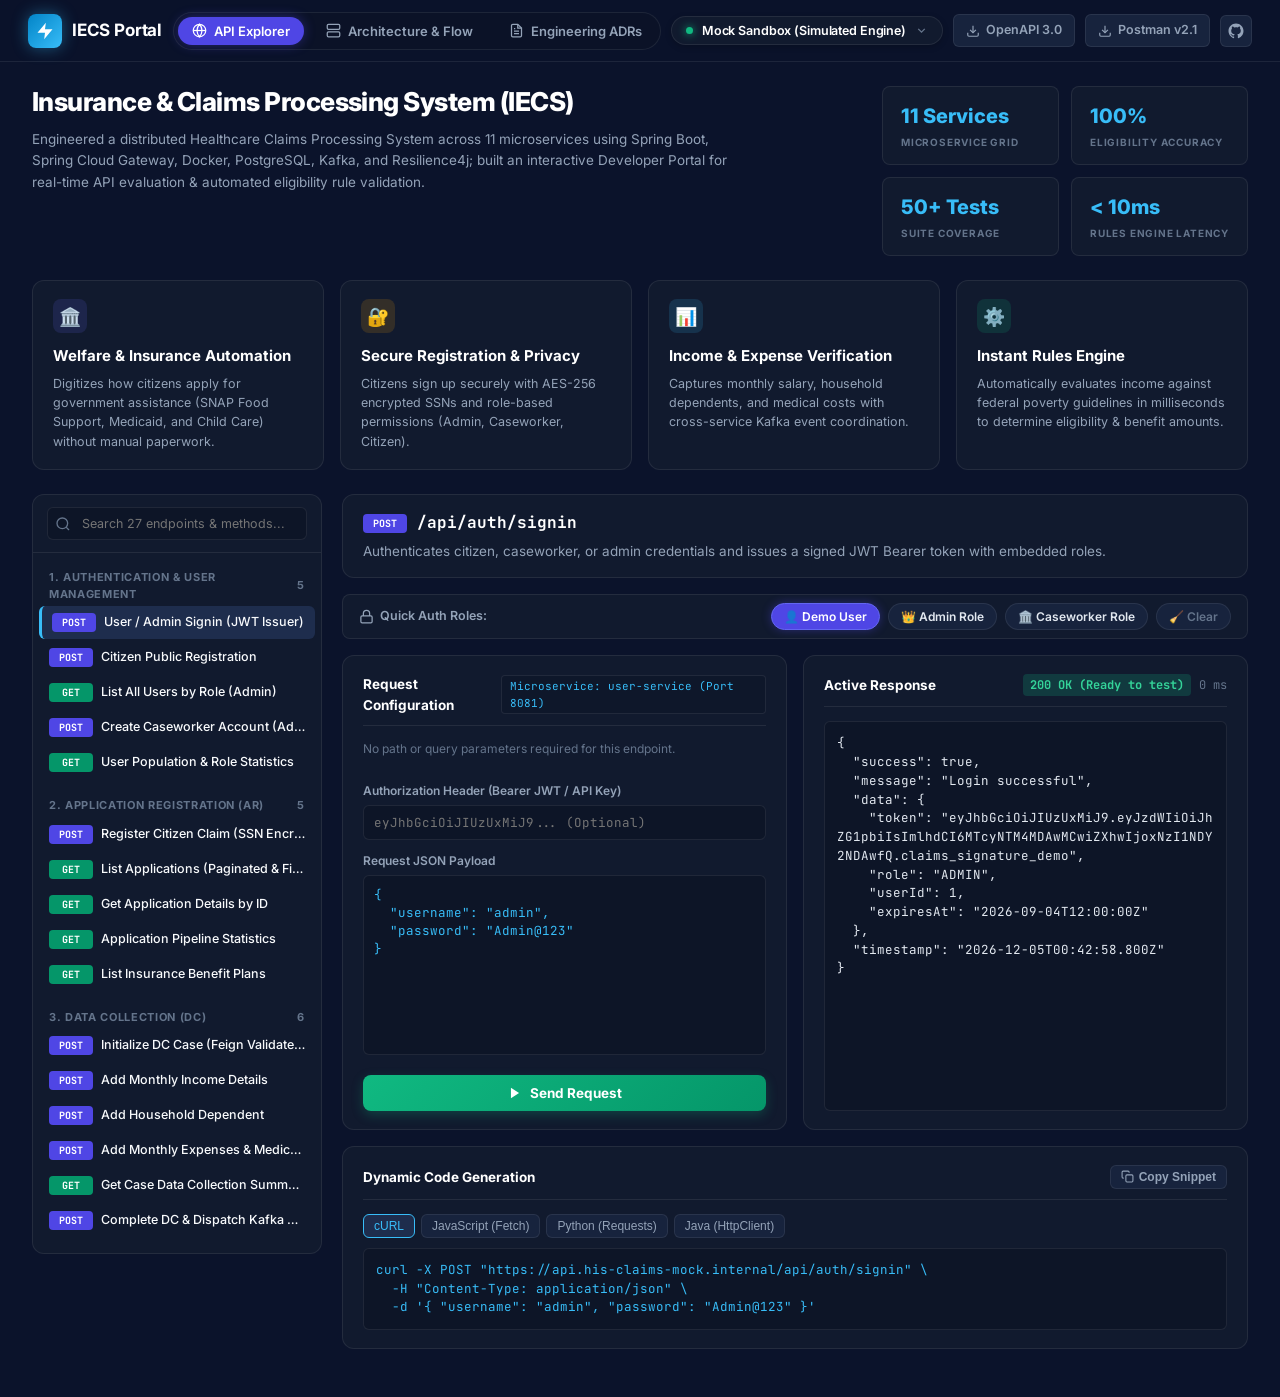
<file: docs/developer-portal/index.html>
<!DOCTYPE html>
<html lang="en">

<head>
  <meta charset="UTF-8">
  <meta name="viewport" content="width=device-width, initial-scale=1.0">
  <title>IECS - Distributed Healthcare & Claims Processing Platform</title>
  <link rel="preconnect" href="https://fonts.googleapis.com">
  <link rel="preconnect" href="https://fonts.gstatic.com" crossorigin>
  <link
    href="https://fonts.googleapis.com/css2?family=Inter:wght@400;500;600;700;800&family=JetBrains+Mono:wght@400;500;600;700&display=swap"
    rel="stylesheet">
  <link rel="stylesheet" href="styles.css">
</head>

<body>

  <!-- Header / Top Bar (Matching Reference Layout) -->
  <header class="top-bar">
    <div class="logo-group">
      <div class="logo-badge">
        <svg width="20" height="20" viewBox="0 0 24 24" fill="currentColor">
          <path d="M13 2L3 14h9l-1 8 10-12h-9l1-8z" />
        </svg>
      </div>
      <div class="title-group">
        <h1>IECS Portal</h1>
      </div>
    </div>

    <!-- Center Navigation Tabs -->
    <nav class="header-nav-tabs">
      <button class="nav-tab active" data-target="view-console">
        <svg width="15" height="15" viewBox="0 0 24 24" fill="none" stroke="currentColor" stroke-width="2">
          <circle cx="12" cy="12" r="10"></circle>
          <line x1="2" y1="12" x2="22" y2="12"></line>
          <path d="M12 2a15.3 15.3 0 0 1 4 10 15.3 15.3 0 0 1-4 10 15.3 15.3 0 0 1-4-10 15.3 15.3 0 0 1 4-10z"></path>
        </svg>
        <span>API Explorer</span>
      </button>
      <button class="nav-tab" data-target="view-arch">
        <svg width="15" height="15" viewBox="0 0 24 24" fill="none" stroke="currentColor" stroke-width="2">
          <rect x="2" y="2" width="20" height="8" rx="2" ry="2"></rect>
          <rect x="2" y="14" width="20" height="8" rx="2" ry="2"></rect>
          <line x1="6" y1="6" x2="6.01" y2="6"></line>
          <line x1="6" y1="18" x2="6.01" y2="18"></line>
        </svg>
        <span>Architecture & Flow</span>
      </button>
      <button class="nav-tab" data-target="view-adrs">
        <svg width="15" height="15" viewBox="0 0 24 24" fill="none" stroke="currentColor" stroke-width="2">
          <path d="M14 2H6a2 2 0 0 0-2 2v16a2 2 0 0 0 2 2h12a2 2 0 0 0 2-2V8z"></path>
          <polyline points="14 2 14 8 20 8"></polyline>
          <line x1="16" y1="13" x2="8" y2="13"></line>
          <line x1="16" y1="17" x2="8" y2="17"></line>
          <polyline points="10 9 9 9 8 9"></polyline>
        </svg>
        <span>Engineering ADRs</span>
      </button>
    </nav>

    <!-- Right Actions -->
    <div class="top-actions">
      <!-- Custom Environment Dropdown -->
      <div class="custom-env-dropdown" id="custom-env-dropdown">
        <select id="env-select" style="display: none;">
          <option value="mock" selected>Mock Sandbox (Simulated Engine)</option>
          <option value="live">Live Gateway (http://localhost:8080)</option>
          <option value="render">Production Cloud (Render)</option>
        </select>

        <button type="button" class="env-dropdown-trigger" id="env-dropdown-trigger" aria-haspopup="listbox" aria-expanded="false">
          <span class="status-dot-pulse" id="env-status-dot"></span>
          <span class="env-selected-label" id="env-selected-label">Mock Sandbox (Simulated Engine)</span>
          <svg class="dropdown-chevron-icon" width="13" height="13" viewBox="0 0 24 24" fill="none" stroke="currentColor" stroke-width="2.5">
            <polyline points="6 9 12 15 18 9"></polyline>
          </svg>
        </button>

        <div class="env-dropdown-menu" id="env-dropdown-menu" role="listbox">
          <div class="env-dropdown-item active" data-value="mock" role="option" aria-selected="true">
            <div class="env-item-left">
              <span class="env-item-dot dot-mock"></span>
              <div>
                <div class="env-item-title">Mock Sandbox</div>
                <div class="env-item-desc">Simulated In-Memory Engine</div>
              </div>
            </div>
            <svg class="env-check-icon" width="14" height="14" viewBox="0 0 24 24" fill="none" stroke="currentColor" stroke-width="2.5">
              <polyline points="20 6 9 17 4 12"></polyline>
            </svg>
          </div>

          <div class="env-dropdown-item" data-value="live" role="option" aria-selected="false">
            <div class="env-item-left">
              <span class="env-item-dot dot-live"></span>
              <div>
                <div class="env-item-title">Live Gateway</div>
                <div class="env-item-desc">http://localhost:8080</div>
              </div>
            </div>
            <svg class="env-check-icon" width="14" height="14" viewBox="0 0 24 24" fill="none" stroke="currentColor" stroke-width="2.5">
              <polyline points="20 6 9 17 4 12"></polyline>
            </svg>
          </div>

          <div class="env-dropdown-item" data-value="render" role="option" aria-selected="false">
            <div class="env-item-left">
              <span class="env-item-dot dot-render"></span>
              <div>
                <div class="env-item-title">Production Cloud</div>
                <div class="env-item-desc">Render Cloud Gateway</div>
              </div>
            </div>
            <svg class="env-check-icon" width="14" height="14" viewBox="0 0 24 24" fill="none" stroke="currentColor" stroke-width="2.5">
              <polyline points="20 6 9 17 4 12"></polyline>
            </svg>
          </div>
        </div>
      </div>

      <a href="openapi-spec.json" target="_blank" rel="noopener noreferrer" id="btn-download-openapi"
        class="btn-header-action" title="OpenAPI 3.0 Specification">
        <svg width="14" height="14" viewBox="0 0 24 24" fill="none" stroke="currentColor" stroke-width="2">
          <path d="M21 15v4a2 2 0 0 1-2 2H5a2 2 0 0 1-2-2v-4"></path>
          <polyline points="7 10 12 15 17 10"></polyline>
          <line x1="12" y1="15" x2="12" y2="3"></line>
        </svg>
        <span>OpenAPI 3.0</span>
      </a>

      <a href="postman-collection.json" target="_blank" rel="noopener noreferrer" id="btn-download-postman"
        class="btn-header-action" title="Postman Collection v2.1">
        <svg width="14" height="14" viewBox="0 0 24 24" fill="none" stroke="currentColor" stroke-width="2">
          <path d="M21 15v4a2 2 0 0 1-2 2H5a2 2 0 0 1-2-2v-4"></path>
          <polyline points="7 10 12 15 17 10"></polyline>
          <line x1="12" y1="15" x2="12" y2="3"></line>
        </svg>
        <span>Postman v2.1</span>
      </a>

      <a href="https://github.com/Arbaz4Sayyad/Insurance-Eligibility-Claims-Processing-System" target="_blank"
        rel="noopener noreferrer" class="btn-github-icon" title="View GitHub Repository">
        <svg width="18" height="18" viewBox="0 0 24 24" fill="currentColor">
          <path fill-rule="evenodd" clip-rule="evenodd"
            d="M12 2C6.477 2 2 6.484 2 12.017c0 4.425 2.865 8.18 6.839 9.504.5.092.682-.217.682-.483 0-.237-.008-.868-.013-1.703-2.782.605-3.369-1.343-3.369-1.343-.454-1.158-1.11-1.466-1.11-1.466-.908-.62.069-.608.069-.608 1.003.07 1.53 1.032 1.53 1.032.892 1.53 2.341 1.088 2.91.832.092-.647.35-1.088.636-1.338-2.22-.253-4.555-1.113-4.555-4.951 0-1.093.39-1.988 1.029-2.688-.103-.253-.446-1.272.098-2.65 0 0 .84-.27 2.75 1.026A9.564 9.564 0 0112 6.844c.85.004 1.705.115 2.504.337 1.909-1.296 2.747-1.027 2.747-1.027.546 1.379.202 2.398.1 2.651.64.7 1.028 1.595 1.028 2.688 0 3.848-2.339 4.695-4.566 4.943.359.309.678.92.678 1.855 0 1.338-.012 2.419-.012 2.747 0 .268.18.58.688.482A10.019 10.019 0 0022 12.017C22 6.484 17.522 2 12 2z" />
        </svg>
      </a>
    </div>
  </header>

  <!-- Page Main Scrollable Container -->
  <div class="main-page-scroll">

    <!-- VIEW 1: API Console & Platform Explorer -->
    <section id="view-console" class="view-section active">

      <!-- Top Hero Section -->
      <div class="hero-overview-wrapper">
        <div class="hero-content-col">
          <h2 class="hero-title">Insurance & Claims Processing System (IECS)</h2>
          <p class="hero-description">
            Engineered a distributed Healthcare Claims Processing System across 11 microservices using Spring Boot,
            Spring Cloud Gateway, Docker, PostgreSQL, Kafka, and Resilience4j; built an interactive Developer Portal for
            real-time API evaluation & automated eligibility rule validation.
          </p>
        </div>

        <div class="hero-stats-grid">
          <div class="stat-card">
            <span class="stat-value">11 Services</span>
            <span class="stat-label">MICROSERVICE GRID</span>
          </div>
          <div class="stat-card">
            <span class="stat-value">100%</span>
            <span class="stat-label">ELIGIBILITY ACCURACY</span>
          </div>
          <div class="stat-card">
            <span class="stat-value">50+ Tests</span>
            <span class="stat-label">SUITE COVERAGE</span>
          </div>
          <div class="stat-card">
            <span class="stat-value">&lt; 10ms</span>
            <span class="stat-label">RULES ENGINE LATENCY</span>
          </div>
        </div>
      </div>

      <!-- 4 Architectural Highlight Pillar Cards -->
      <div class="pillars-grid">

        <!-- Card 1: Welfare & Insurance Automation -->
        <div class="pillar-card">
          <div class="pillar-card-header">
            <div class="pillar-icon-box icon-purple">
              <span style="font-size: 18px;">🏛️</span>
            </div>
          </div>
          <h3 class="pillar-title">Welfare & Insurance Automation</h3>
          <p class="pillar-desc">
            Digitizes how citizens apply for government assistance (SNAP Food Support, Medicaid, and Child Care) without
            manual paperwork.
          </p>
        </div>

        <!-- Card 2: Secure Registration & Privacy -->
        <div class="pillar-card">
          <div class="pillar-card-header">
            <div class="pillar-icon-box icon-amber">
              <span style="font-size: 18px;">🔐</span>
            </div>
          </div>
          <h3 class="pillar-title">Secure Registration & Privacy</h3>
          <p class="pillar-desc">
            Citizens sign up securely with AES-256 encrypted SSNs and role-based permissions (Admin, Caseworker,
            Citizen).
          </p>
        </div>

        <!-- Card 3: Income & Expense Verification -->
        <div class="pillar-card">
          <div class="pillar-card-header">
            <div class="pillar-icon-box icon-blue">
              <span style="font-size: 18px;">📊</span>
            </div>
          </div>
          <h3 class="pillar-title">Income & Expense Verification</h3>
          <p class="pillar-desc">
            Captures monthly salary, household dependents, and medical costs with cross-service Kafka event
            coordination.
          </p>
        </div>

        <!-- Card 4: Instant Rules Engine -->
        <div class="pillar-card">
          <div class="pillar-card-header">
            <div class="pillar-icon-box icon-emerald">
              <span style="font-size: 18px;">⚙️</span>
            </div>
          </div>
          <h3 class="pillar-title">Instant Rules Engine</h3>
          <p class="pillar-desc">
            Automatically evaluates income against federal poverty guidelines in milliseconds to determine eligibility &
            benefit amounts.
          </p>
        </div>

      </div>

      <!-- Interactive API Explorer Workbench Layout -->
      <div class="workbench-layout">

        <!-- Left Sidebar: Endpoints Explorer -->
        <aside class="workbench-sidebar">
          <div class="sidebar-search-box">
            <svg width="16" height="16" viewBox="0 0 24 24" fill="none" stroke="currentColor" stroke-width="2"
              class="search-icon-svg">
              <circle cx="11" cy="11" r="8"></circle>
              <line x1="21" y1="21" x2="16.65" y2="16.65"></line>
            </svg>
            <input type="text" id="search-endpoints" placeholder="Search 27 endpoints & methods..." spellcheck="false"
              autocomplete="off">
          </div>

          <div class="service-list-container" id="service-list">
            <!-- Dynamically populated by app.js -->
          </div>
        </aside>

        <!-- Right Main Workbench Panel -->
        <div class="workbench-main">

          <!-- Selected Endpoint Header Bar -->
          <div class="endpoint-detail-header">
            <div class="endpoint-path-row">
              <span id="selected-method-badge" class="badge-method badge-post">POST</span>
              <span id="selected-path-text" class="endpoint-path-hero">/api/v1/auth/register</span>
            </div>
            <p id="selected-desc-text" class="endpoint-desc-hero">
              Registers a new user account with BCrypt password hashing and returns JWT credentials.
            </p>
          </div>

          <!-- Quick Auth Roles Row -->
          <div class="quick-auth-bar">
            <div class="quick-auth-label">
              <svg width="15" height="15" viewBox="0 0 24 24" fill="none" stroke="currentColor" stroke-width="2">
                <rect x="3" y="11" width="18" height="11" rx="2" ry="2"></rect>
                <path d="M7 11V7a5 5 0 0 1 10 0v4"></path>
              </svg>
              <span>Quick Auth Roles:</span>
            </div>
            <div class="quick-auth-pills">
              <button class="auth-role-btn active-role" data-role="user">
                <span>👤 Demo User</span>
              </button>
              <button class="auth-role-btn" data-role="admin">
                <span>👑 Admin Role</span>
              </button>
              <button class="auth-role-btn" data-role="caseworker">
                <span>🏛️ Caseworker Role</span>
              </button>
              <button class="auth-role-btn btn-clear-auth" data-role="clear">
                <span>🧹 Clear</span>
              </button>
            </div>
          </div>

          <!-- Split Workbench: Request Configuration vs Live Response -->
          <div class="workbench-split-grid">

            <!-- Left Card: Request Configuration -->
            <div class="console-card">
              <div class="card-header">
                <h3>Request Configuration</h3>
                <span id="selected-service-tag" class="service-chip-badge">user-service :8081</span>
              </div>

              <div class="card-scroll-body">
                <!-- Path & Query Params -->
                <div id="params-container">
                  <!-- Dynamically populated -->
                </div>

                <!-- Authorization Header -->
                <div class="param-group">
                  <label>Authorization Header (Bearer JWT / API Key)</label>
                  <input type="text" id="jwt-token-input" class="param-input"
                    placeholder="eyJhbGciOiJIUzUxMiJ9... (Optional)">
                </div>

                <!-- Request Body Editor -->
                <div id="body-editor-container" class="param-group body-group">
                  <label>Request JSON Payload</label>
                  <textarea id="request-body-input" class="payload-editor" spellcheck="false"></textarea>
                </div>
              </div>

              <button id="btn-send-request" class="btn-execute-request">
                <svg width="14" height="14" viewBox="0 0 24 24" fill="currentColor">
                  <polygon points="5 3 19 12 5 21 5 3"></polygon>
                </svg>
                <span>Send Request</span>
              </button>
            </div>

            <!-- Right Card: Live Active Response -->
            <div class="console-card">
              <div class="card-header">
                <h3>Active Response</h3>
                <div class="response-status-bar">
                  <span id="resp-status-badge" class="status-badge status-2xx">200 OK</span>
                  <span id="resp-time-badge" class="latency-badge">12 ms</span>
                </div>
              </div>

              <div class="response-viewer-wrapper">
                <pre id="response-json-viewer" class="response-viewer"></pre>
              </div>
            </div>

          </div>

          <!-- Bottom Panel: Dynamic Code Generation -->
          <div class="console-card snippet-card-full">
            <div class="card-header">
              <h3>Dynamic Code Generation</h3>
              <button id="btn-copy-snippet" class="btn-copy-action">
                <svg width="13" height="13" viewBox="0 0 24 24" fill="none" stroke="currentColor" stroke-width="2">
                  <rect x="9" y="9" width="13" height="13" rx="2" ry="2"></rect>
                  <path d="M5 15H4a2 2 0 0 1-2-2V4a2 2 0 0 1 2-2h9a2 2 0 0 1 2 2v1"></path>
                </svg>
                <span>Copy Snippet</span>
              </button>
            </div>
            <div class="snippet-tabs-bar">
              <button class="snippet-tab active" data-lang="curl">cURL</button>
              <button class="snippet-tab" data-lang="fetch">JavaScript (Fetch)</button>
              <button class="snippet-tab" data-lang="python">Python (Requests)</button>
              <button class="snippet-tab" data-lang="java">Java (HttpClient)</button>
            </div>
            <pre id="code-snippet-viewer" class="snippet-code-box"></pre>
          </div>

        </div>

      </div>

    </section>

    <!-- VIEW 2: Architecture & System Flows -->
    <section id="view-arch" class="view-section">
      <div class="architecture-container">

        <div class="arch-card">
          <div class="arch-header-row">
            <div>
              <h3>🏗️ Full Topology: 11 Microservices Grid</h3>
              <p class="arch-subtitle">
                Enterprise Spring Cloud Microservices ecosystem with dynamic service discovery, distributed PostgreSQL
                databases, Kafka event streaming, and Resilience4j circuit breakers.
              </p>
            </div>
          </div>

          <div class="arch-grid">
            <div class="service-card">
              <h4>🛡️ 1. API Gateway (Port 8080)</h4>
              <p>Spring Cloud Gateway reverse proxy, JWT authentication validation filter, rate limiting, and global
                CORS.</p>
              <span class="service-tag">Spring Cloud Gateway</span>
            </div>

            <div class="service-card">
              <h4>🔍 2. Eureka Discovery (Port 8761)</h4>
              <p>Netflix Eureka service registry for client-side load balancing and heartbeat health probes.</p>
              <span class="service-tag">Netflix Eureka</span>
            </div>

            <div class="service-card">
              <h4>⚙️ 3. Config Server (Port 8888)</h4>
              <p>Centralized externalized configuration management across dev, test, and prod profiles.</p>
              <span class="service-tag">Spring Cloud Config</span>
            </div>

            <div class="service-card">
              <h4>👤 4. User Service (Port 8081)</h4>
              <p>Authentication, BCrypt hashing, JWT issuance, and RBAC roles (ADMIN, CASEWORKER, CITIZEN).</p>
              <span class="service-tag">Spring Security + JPA</span>
            </div>

            <div class="service-card">
              <h4>📝 5. AR Service (Port 8082)</h4>
              <p>Application Registration, AES-256 SSN encryption, and Transactional Outbox pattern.</p>
              <span class="service-tag">Transactional Outbox</span>
            </div>

            <div class="service-card">
              <h4>📊 6. DC Service (Port 8083)</h4>
              <p>Data Collection for income, dependents, and medical expenses with OpenFeign validation & Kafka streams.
              </p>
              <span class="service-tag">OpenFeign + Kafka</span>
            </div>

            <div class="service-card">
              <h4>🧠 7. ED Service (Port 8084)</h4>
              <p>Deterministic Eligibility Determination rules engine evaluating SNAP, Medicaid, and CCAP criteria.</p>
              <span class="service-tag">Rules Engine</span>
            </div>

            <div class="service-card">
              <h4>💳 8. BI Service (Port 8085)</h4>
              <p>Benefit Issuance, monthly disbursement account state machine, EBT card allocation, and audit records.
              </p>
              <span class="service-tag">Benefit Store</span>
            </div>

            <div class="service-card">
              <h4>📨 9. CO Service (Port 8086)</h4>
              <p>Correspondence Service producing PDF determination letters, notification notices, and email alerts.</p>
              <span class="service-tag">iText PDF + Mail</span>
            </div>

            <div class="service-card">
              <h4>📱 10. Dashboard BFF (Port 8087)</h4>
              <p>Backend-for-Frontend aggregating cross-service metrics for Citizen, Caseworker, and Admin portals.</p>
              <span class="service-tag">BFF Aggregator</span>
            </div>

            <div class="service-card">
              <h4>📈 11. Analytics Service (Port 8088)</h4>
              <p>Centralized distributed telemetry, 24-hour event aggregation, and system audit log ingestion.</p>
              <span class="service-tag">Telemetry & Logs</span>
            </div>
          </div>
        </div>

        <div class="arch-card">
          <h3>🔄 End-to-End Claim Lifecycle Sequence</h3>
          <div class="flow-steps-list">
            <div class="flow-step">
              <div class="flow-number">1</div>
              <div class="flow-content">
                <h4>Citizen Authentication & Onboarding (User Service)</h4>
                <p>Citizen signs up on <code>/api/auth/signup</code> and authenticates at
                  <code>/api/auth/signin</code> receiving a signed JWT token.
                </p>
              </div>
            </div>

            <div class="flow-step">
              <div class="flow-number">2</div>
              <div class="flow-content">
                <h4>Application Registration & SSN Encryption (AR Service)</h4>
                <p>Citizen submits demographic details via <code>POST /api/ar/register</code>. SSN is encrypted with
                  AES-256 and an <code>application.created</code> event is committed to the Transactional Outbox.</p>
              </div>
            </div>

            <div class="flow-step">
              <div class="flow-number">3</div>
              <div class="flow-content">
                <h4>Data Collection (DC Service) & Kafka Dispatch</h4>
                <p>Citizen inputs monthly salary, property income, household dependents, and medical expenses.
                  Finalizing publishes a Kafka event to the eligibility pipeline.</p>
              </div>
            </div>

            <div class="flow-step">
              <div class="flow-number">4</div>
              <div class="flow-content">
                <h4>Automated Eligibility Determination (ED Service)</h4>
                <p>The rules engine checks income against federal poverty level limits and plan guidelines (e.g. SNAP,
                  Medicaid) to calculate benefit amounts.</p>
              </div>
            </div>

            <div class="flow-step">
              <div class="flow-number">5</div>
              <div class="flow-content">
                <h4>Benefit Issuance (BI), Notices (CO) & Aggregated Dashboards</h4>
                <p>Approved claims trigger benefit account provisioning in BI, PDF notice creation in CO, and
                  real-time dashboard updates across Citizen and Caseworker BFF views.</p>
              </div>
            </div>
          </div>
        </div>

      </div>
    </section>

    <!-- VIEW 3: Architecture Decision Records (ADRs) -->
    <section id="view-adrs" class="view-section">
      <div class="arch-card" style="margin-bottom: 20px;">
        <div class="project-overview-header">
          <div>
            <h3>📐 Architectural Decision Records (ADRs)</h3>
            <p class="arch-subtitle">
              Formal engineering design records documenting context, evaluated alternatives, decisions, and system
              trade-offs across distributed microservices.
            </p>
          </div>
          <div class="adr-filter-pills" id="adr-filter-container">
            <button class="auth-role-btn active-filter" data-adr-filter="all">All (6)</button>
            <button class="auth-role-btn" data-adr-filter="Data">Data & Outbox</button>
            <button class="auth-role-btn" data-adr-filter="Security">Security</button>
            <button class="auth-role-btn" data-adr-filter="Messaging">Messaging</button>
            <button class="auth-role-btn" data-adr-filter="Resilience">Resilience</button>
          </div>
        </div>
      </div>

      <!-- ADR Split Viewer -->
      <div class="adr-layout">
        <!-- Left Column: ADR Selector Cards -->
        <div class="adr-sidebar" id="adr-list-container">
          <!-- Rendered dynamically by app.js -->
        </div>

        <!-- Right Column: Active ADR Detailed Specification Document -->
        <div class="console-card adr-detail-pane" id="adr-detail-container">
          <!-- Rendered dynamically by app.js -->
        </div>
      </div>
    </section>

  </div>

  <!-- Toast Notification -->
  <div id="toast-msg" class="toast">Action completed successfully</div>

  <script src="app.js"></script>
</body>

</html>
</file>
<file: docs/developer-portal/styles.css>
:root {
  --bg-page: #0B132B;
  --bg-header: rgba(11, 19, 43, 0.92);
  --bg-card: #111A2E;
  --bg-card-hover: #15223C;
  --bg-subtle: #0E172A;
  --bg-input: #0D1527;
  --bg-btn: #17233D;
  --bg-btn-hover: #1E2D4D;
  
  --border-color: rgba(255, 255, 255, 0.08);
  --border-hover: rgba(255, 255, 255, 0.16);
  --border-focus: #38BDF8;
  
  --text-main: #F8FAFC;
  --text-muted: #94A3B8;
  --text-dim: #64748B;
  
  --accent-cyan: #38BDF8;
  --accent-indigo: #4F46E5;
  --accent-indigo-glow: rgba(79, 70, 229, 0.4);
  --accent-purple: #8B5CF6;
  --accent-emerald: #10B981;
  --accent-amber: #F59E0B;
  --accent-rose: #EF4444;
  
  --method-post-bg: #4F46E5;
  --method-post-text: #FFFFFF;
  --method-get-bg: #059669;
  --method-get-text: #FFFFFF;
  --method-put-bg: #D97706;
  --method-put-text: #FFFFFF;
  --method-delete-bg: #DC2626;
  --method-delete-text: #FFFFFF;

  --radius-xs: 4px;
  --radius-sm: 6px;
  --radius-md: 8px;
  --radius-lg: 12px;
  --radius-pill: 9999px;
  
  --font-sans: 'Inter', -apple-system, BlinkMacSystemFont, "Segoe UI", Roboto, sans-serif;
  --font-mono: 'JetBrains Mono', 'Fira Code', Consolas, monospace;
}

* {
  box-sizing: border-box;
  margin: 0;
  padding: 0;
}

html, body {
  background-color: var(--bg-page);
  color: var(--text-main);
  font-family: var(--font-sans);
  line-height: 1.5;
  min-height: 100vh;
  overflow-x: hidden;
  -webkit-font-smoothing: antialiased;
}

/* --- Header / Top Bar --- */
header.top-bar {
  position: sticky;
  top: 0;
  height: 62px;
  background: var(--bg-header);
  backdrop-filter: blur(14px);
  -webkit-backdrop-filter: blur(14px);
  border-bottom: 1px solid var(--border-color);
  display: flex;
  align-items: center;
  justify-content: space-between;
  padding: 0 28px;
  z-index: 1000;
}

.logo-group {
  display: flex;
  align-items: center;
  gap: 10px;
}

.logo-badge {
  width: 34px;
  height: 34px;
  background: linear-gradient(135deg, #0284c7, #38bdf8);
  border-radius: 8px;
  display: flex;
  align-items: center;
  justify-content: center;
  color: #fff;
  box-shadow: 0 0 16px rgba(56, 189, 248, 0.4);
}

.title-group h1 {
  font-size: 17px;
  font-weight: 700;
  letter-spacing: -0.01em;
  color: #fff;
}

/* Center Navigation Pill Tabs */
.header-nav-tabs {
  display: flex;
  align-items: center;
  gap: 8px;
  background: rgba(13, 21, 39, 0.6);
  padding: 4px;
  border-radius: var(--radius-pill);
  border: 1px solid var(--border-color);
}

.nav-tab {
  background: transparent;
  color: var(--text-muted);
  border: none;
  font-family: var(--font-sans);
  font-size: 13px;
  font-weight: 600;
  padding: 6px 14px;
  border-radius: var(--radius-pill);
  cursor: pointer;
  display: flex;
  align-items: center;
  gap: 7px;
  transition: all 0.2s ease;
}

.nav-tab:hover {
  color: #fff;
}

.nav-tab.active {
  background: var(--accent-indigo);
  color: #fff;
  box-shadow: 0 0 12px var(--accent-indigo-glow);
}

/* Top Right Actions */
.top-actions {
  display: flex;
  align-items: center;
  gap: 10px;
}

/* Custom Environment Dropdown Component */
.custom-env-dropdown {
  position: relative;
  display: inline-block;
  user-select: none;
}

.env-dropdown-trigger {
  display: flex;
  align-items: center;
  gap: 9px;
  background: var(--bg-card);
  border: 1px solid var(--border-color);
  border-radius: var(--radius-pill);
  padding: 6px 14px;
  cursor: pointer;
  transition: all 0.2s cubic-bezier(0.16, 1, 0.3, 1);
  outline: none;
  font-family: var(--font-sans);
  color: var(--text-main);
  box-shadow: 0 2px 6px rgba(0, 0, 0, 0.2);
}

.env-dropdown-trigger:hover {
  background: var(--bg-card-hover);
  border-color: var(--border-hover);
  box-shadow: 0 4px 12px rgba(0, 0, 0, 0.3);
}

.env-dropdown-trigger:focus-visible,
.custom-env-dropdown.open .env-dropdown-trigger {
  border-color: var(--accent-cyan);
  box-shadow: 0 0 0 2px rgba(56, 189, 248, 0.25), 0 4px 16px rgba(0, 0, 0, 0.4);
}

.status-dot-pulse {
  width: 7px;
  height: 7px;
  border-radius: 50%;
  background-color: var(--accent-emerald);
  box-shadow: 0 0 8px var(--accent-emerald);
  animation: pulse-dot 2s infinite ease-in-out;
  flex-shrink: 0;
}

.status-dot-pulse.dot-live {
  background-color: var(--accent-cyan);
  box-shadow: 0 0 8px var(--accent-cyan);
}

.status-dot-pulse.dot-render {
  background-color: var(--accent-purple);
  box-shadow: 0 0 8px var(--accent-purple);
}

@keyframes pulse-dot {
  0% { transform: scale(0.9); opacity: 0.7; }
  50% { transform: scale(1.25); opacity: 1; }
  100% { transform: scale(0.9); opacity: 0.7; }
}

.env-selected-label {
  font-size: 12.5px;
  font-weight: 600;
  color: #FFFFFF;
  letter-spacing: -0.01em;
  white-space: nowrap;
}

.dropdown-chevron-icon {
  color: var(--text-dim);
  transition: transform 0.25s cubic-bezier(0.16, 1, 0.3, 1), color 0.2s ease;
  flex-shrink: 0;
}

.custom-env-dropdown.open .dropdown-chevron-icon {
  transform: rotate(180deg);
  color: var(--accent-cyan);
}

/* Dropdown Menu Floating Card */
.env-dropdown-menu {
  position: absolute;
  top: calc(100% + 8px);
  right: 0;
  min-width: 270px;
  background: rgba(14, 23, 42, 0.96);
  backdrop-filter: blur(18px);
  -webkit-backdrop-filter: blur(18px);
  border: 1px solid rgba(255, 255, 255, 0.12);
  border-radius: var(--radius-lg);
  padding: 6px;
  box-shadow: 0 16px 36px rgba(0, 0, 0, 0.55), 0 0 0 1px rgba(255, 255, 255, 0.05);
  display: flex;
  flex-direction: column;
  gap: 3px;
  z-index: 2000;
  opacity: 0;
  transform: translateY(-6px) scale(0.98);
  pointer-events: none;
  transition: opacity 0.18s ease, transform 0.18s cubic-bezier(0.16, 1, 0.3, 1);
}

.custom-env-dropdown.open .env-dropdown-menu {
  opacity: 1;
  transform: translateY(0) scale(1);
  pointer-events: auto;
}

.env-dropdown-item {
  display: flex;
  align-items: center;
  justify-content: space-between;
  padding: 10px 12px;
  border-radius: var(--radius-md);
  cursor: pointer;
  transition: all 0.15s ease;
}

.env-dropdown-item:hover {
  background: rgba(255, 255, 255, 0.06);
}

.env-dropdown-item.active {
  background: rgba(56, 189, 248, 0.1);
  border: 1px solid rgba(56, 189, 248, 0.25);
}

.env-item-left {
  display: flex;
  align-items: center;
  gap: 10px;
}

.env-item-dot {
  width: 8px;
  height: 8px;
  border-radius: 50%;
  flex-shrink: 0;
}

.dot-mock { background-color: var(--accent-emerald); box-shadow: 0 0 6px var(--accent-emerald); }
.dot-live { background-color: var(--accent-cyan); box-shadow: 0 0 6px var(--accent-cyan); }
.dot-render { background-color: var(--accent-purple); box-shadow: 0 0 6px var(--accent-purple); }

.env-item-title {
  font-size: 13px;
  font-weight: 600;
  color: #FFFFFF;
}

.env-item-desc {
  font-size: 11px;
  color: var(--text-muted);
  font-family: var(--font-mono);
  margin-top: 2px;
}

.env-check-icon {
  color: var(--accent-cyan);
  opacity: 0;
  transform: scale(0.8);
  transition: all 0.15s ease;
}

.env-dropdown-item.active .env-check-icon {
  opacity: 1;
  transform: scale(1);
}

.btn-header-action {
  background: var(--bg-btn);
  border: 1px solid var(--border-color);
  color: var(--text-muted);
  font-family: var(--font-sans);
  font-size: 12.5px;
  font-weight: 600;
  padding: 6px 12px;
  border-radius: var(--radius-sm);
  cursor: pointer;
  display: inline-flex;
  align-items: center;
  gap: 6px;
  text-decoration: none;
  transition: all 0.2s ease;
}

.btn-header-action:hover {
  background: var(--bg-btn-hover);
  color: #fff;
  border-color: var(--border-hover);
}

.btn-github-icon {
  background: var(--bg-btn);
  border: 1px solid var(--border-color);
  color: var(--text-muted);
  width: 32px;
  height: 32px;
  border-radius: var(--radius-sm);
  display: flex;
  align-items: center;
  justify-content: center;
  text-decoration: none;
  transition: all 0.2s ease;
}

.btn-github-icon:hover {
  background: var(--bg-btn-hover);
  color: #fff;
  border-color: var(--border-hover);
}

/* --- Main Page Container --- */
.main-page-scroll {
  padding: 24px 32px 48px 32px;
  max-width: 1440px;
  margin: 0 auto;
  width: 100%;
}

.view-section {
  display: none;
}

.view-section.active {
  display: block;
}

/* --- Hero Section & Stats Grid --- */
.hero-overview-wrapper {
  display: flex;
  justify-content: space-between;
  align-items: flex-start;
  gap: 32px;
  margin-bottom: 24px;
}

.hero-content-col {
  flex: 1;
  max-width: 720px;
}

.hero-title {
  font-size: 26px;
  font-weight: 800;
  letter-spacing: -0.02em;
  color: #ffffff;
  margin-bottom: 10px;
  line-height: 1.25;
}

.hero-description {
  font-size: 13.5px;
  color: var(--text-muted);
  line-height: 1.6;
}

.hero-stats-grid {
  display: grid;
  grid-template-columns: repeat(2, minmax(130px, 1fr));
  gap: 12px;
  flex-shrink: 0;
}

.stat-card {
  background: var(--bg-card);
  border: 1px solid var(--border-color);
  border-radius: var(--radius-md);
  padding: 14px 18px;
  display: flex;
  flex-direction: column;
  gap: 4px;
}

.stat-value {
  font-size: 20px;
  font-weight: 800;
  color: var(--accent-cyan);
  font-family: var(--font-sans);
}

.stat-label {
  font-size: 10px;
  font-weight: 700;
  color: var(--text-dim);
  letter-spacing: 0.08em;
  text-transform: uppercase;
}

/* --- 4 Architecture Highlight Pillar Cards --- */
.pillars-grid {
  display: grid;
  grid-template-columns: repeat(4, 1fr);
  gap: 16px;
  margin-bottom: 24px;
}

.pillar-card {
  background: var(--bg-card);
  border: 1px solid var(--border-color);
  border-radius: var(--radius-lg);
  padding: 18px 20px;
  display: flex;
  flex-direction: column;
  transition: transform 0.2s ease, border-color 0.2s ease;
}

.pillar-card:hover {
  transform: translateY(-2px);
  border-color: var(--border-hover);
}

.pillar-card-header {
  display: flex;
  align-items: center;
  justify-content: space-between;
  margin-bottom: 12px;
}

.pillar-icon-box {
  width: 34px;
  height: 34px;
  border-radius: var(--radius-md);
  display: flex;
  align-items: center;
  justify-content: center;
}

.icon-purple {
  background: rgba(99, 102, 241, 0.15);
  color: #818CF8;
}

.icon-emerald {
  background: rgba(16, 185, 129, 0.15);
  color: #34D399;
}

.icon-amber {
  background: rgba(245, 158, 11, 0.15);
  color: #FBBF24;
}

.icon-blue {
  background: rgba(56, 189, 248, 0.15);
  color: #38BDF8;
}

.pillar-step-tag {
  font-family: var(--font-mono);
  font-size: 11px;
  font-weight: 700;
  color: var(--accent-amber);
  letter-spacing: 0.05em;
}

.pillar-title {
  font-size: 15px;
  font-weight: 700;
  color: #ffffff;
  margin-bottom: 6px;
}

.pillar-desc {
  font-size: 12.5px;
  color: var(--text-muted);
  line-height: 1.55;
}

.pillar-desc code {
  font-family: var(--font-mono);
  font-size: 11px;
  background: rgba(255, 255, 255, 0.06);
  padding: 2px 4px;
  border-radius: 3px;
  color: var(--accent-cyan);
}

/* --- API Workbench Layout (Split Sidebar & Main) --- */
.workbench-layout {
  display: grid;
  grid-template-columns: 290px 1fr;
  gap: 20px;
  align-items: flex-start;
}

/* Sidebar */
aside.workbench-sidebar {
  background: var(--bg-card);
  border: 1px solid var(--border-color);
  border-radius: var(--radius-lg);
  display: flex;
  flex-direction: column;
  overflow: hidden;
  max-height: 760px;
}

.sidebar-search-box {
  position: relative;
  padding: 12px 14px;
  border-bottom: 1px solid var(--border-color);
  display: flex;
  align-items: center;
}

.search-icon-svg {
  position: absolute;
  left: 22px;
  color: var(--text-dim);
  pointer-events: none;
}

.sidebar-search-box input {
  width: 100%;
  background: var(--bg-input);
  border: 1px solid var(--border-color);
  border-radius: var(--radius-sm);
  padding: 8px 12px 8px 34px;
  font-size: 12.5px;
  color: var(--text-main);
  outline: none;
  font-family: var(--font-sans);
}

.sidebar-search-box input:focus {
  border-color: var(--border-focus);
}

.service-list-container {
  overflow-y: auto;
  padding: 10px 6px;
  flex: 1;
}

/* Scrollbars */
.service-list-container::-webkit-scrollbar,
.response-viewer::-webkit-scrollbar,
.payload-editor::-webkit-scrollbar,
.snippet-code-box::-webkit-scrollbar {
  width: 6px;
  height: 6px;
}

.service-list-container::-webkit-scrollbar-thumb,
.response-viewer::-webkit-scrollbar-thumb,
.payload-editor::-webkit-scrollbar-thumb,
.snippet-code-box::-webkit-scrollbar-thumb {
  background: rgba(255, 255, 255, 0.12);
  border-radius: 3px;
}

.service-group {
  margin-bottom: 12px;
}

.service-group-title {
  font-size: 11px;
  font-weight: 700;
  text-transform: uppercase;
  letter-spacing: 0.06em;
  color: var(--text-dim);
  padding: 6px 10px 4px 10px;
  display: flex;
  justify-content: space-between;
  align-items: center;
}

.service-group-count {
  font-family: var(--font-mono);
  font-size: 11px;
  color: var(--text-dim);
}

.endpoint-item {
  display: flex;
  align-items: center;
  gap: 8px;
  padding: 7px 10px;
  border-radius: var(--radius-sm);
  cursor: pointer;
  transition: all 0.15s ease;
  margin-bottom: 2px;
}

.endpoint-item:hover {
  background: rgba(255, 255, 255, 0.04);
}

.endpoint-item.active {
  background: #1E2D4D;
  border-left: 3px solid var(--accent-cyan);
}

.badge-method {
  font-size: 10px;
  font-weight: 700;
  padding: 2px 6px;
  border-radius: 4px;
  font-family: var(--font-mono);
  min-width: 44px;
  text-align: center;
  letter-spacing: 0.02em;
}

.badge-post { background: var(--method-post-bg); color: var(--method-post-text); }
.badge-get { background: var(--method-get-bg); color: var(--method-get-text); }
.badge-put { background: var(--method-put-bg); color: var(--method-put-text); }
.badge-delete { background: var(--method-delete-bg); color: var(--method-delete-text); }

.endpoint-item-title {
  font-size: 12.5px;
  font-weight: 500;
  color: var(--text-main);
  white-space: nowrap;
  overflow: hidden;
  text-overflow: ellipsis;
}

/* Right Workbench Main */
.workbench-main {
  display: flex;
  flex-direction: column;
  gap: 16px;
}

/* Endpoint Header Bar */
.endpoint-detail-header {
  background: var(--bg-card);
  border: 1px solid var(--border-color);
  border-radius: var(--radius-lg);
  padding: 16px 20px;
}

.endpoint-path-row {
  display: flex;
  align-items: center;
  gap: 10px;
  margin-bottom: 6px;
}

.endpoint-path-hero {
  font-family: var(--font-mono);
  font-size: 16px;
  font-weight: 700;
  color: #ffffff;
}

.endpoint-desc-hero {
  font-size: 13.5px;
  color: var(--text-muted);
}

/* Quick Auth Bar */
.quick-auth-bar {
  display: flex;
  align-items: center;
  justify-content: space-between;
  background: var(--bg-card);
  border: 1px solid var(--border-color);
  border-radius: var(--radius-md);
  padding: 8px 16px;
  flex-wrap: wrap;
  gap: 10px;
}

.quick-auth-label {
  display: flex;
  align-items: center;
  gap: 6px;
  font-size: 12.5px;
  font-weight: 600;
  color: var(--text-muted);
}

.quick-auth-pills {
  display: flex;
  align-items: center;
  gap: 8px;
  flex-wrap: wrap;
}

.auth-role-btn {
  background: var(--bg-btn);
  border: 1px solid var(--border-color);
  color: #E2E8F0;
  font-family: var(--font-sans);
  font-size: 12px;
  font-weight: 600;
  padding: 5px 12px;
  border-radius: var(--radius-pill);
  cursor: pointer;
  transition: all 0.2s ease;
}

.auth-role-btn:hover {
  background: var(--bg-btn-hover);
  border-color: var(--border-hover);
  color: #fff;
}

.auth-role-btn.active-role {
  background: var(--accent-indigo);
  color: #fff;
  border-color: #6366F1;
  box-shadow: 0 0 10px var(--accent-indigo-glow);
}

.btn-clear-auth {
  color: var(--text-dim);
}

.btn-clear-auth:hover {
  color: var(--accent-rose);
  border-color: rgba(239, 68, 68, 0.3);
}

/* Split Workbench: Request Config vs Active Response */
.workbench-split-grid {
  display: grid;
  grid-template-columns: repeat(2, 1fr);
  gap: 16px;
  align-items: stretch;
}

.console-card {
  background: var(--bg-card);
  border: 1px solid var(--border-color);
  border-radius: var(--radius-lg);
  padding: 18px 20px;
  display: flex;
  flex-direction: column;
}

.card-header {
  display: flex;
  justify-content: space-between;
  align-items: center;
  margin-bottom: 14px;
  padding-bottom: 10px;
  border-bottom: 1px solid var(--border-color);
}

.card-header h3 {
  font-size: 13.5px;
  font-weight: 700;
  color: #FFFFFF;
}

.service-chip-badge {
  font-family: var(--font-mono);
  font-size: 11px;
  background: var(--bg-subtle);
  border: 1px solid var(--border-color);
  padding: 2px 8px;
  border-radius: var(--radius-xs);
  color: var(--accent-cyan);
}

.card-scroll-body {
  flex: 1;
  display: flex;
  flex-direction: column;
  gap: 12px;
}

.param-group label {
  display: block;
  font-size: 12px;
  font-weight: 600;
  color: var(--text-muted);
  margin-bottom: 5px;
}

.param-input {
  width: 100%;
  background: var(--bg-input);
  border: 1px solid var(--border-color);
  border-radius: var(--radius-sm);
  padding: 8px 10px;
  color: var(--text-main);
  font-family: var(--font-mono);
  font-size: 12.5px;
  outline: none;
}

.param-input:focus {
  border-color: var(--border-focus);
}

.body-group {
  flex: 1;
  display: flex;
  flex-direction: column;
}

textarea.payload-editor {
  width: 100%;
  flex: 1;
  min-height: 180px;
  background: var(--bg-input);
  border: 1px solid var(--border-color);
  border-radius: var(--radius-sm);
  padding: 10px;
  color: #38BDF8;
  font-family: var(--font-mono);
  font-size: 12.5px;
  resize: none;
  outline: none;
  line-height: 1.45;
}

textarea.payload-editor:focus {
  border-color: var(--border-focus);
}

.btn-execute-request {
  background: linear-gradient(135deg, #10B981, #059669);
  color: #fff;
  border: none;
  padding: 10px 16px;
  border-radius: var(--radius-md);
  font-family: var(--font-sans);
  font-weight: 700;
  font-size: 13.5px;
  cursor: pointer;
  display: flex;
  align-items: center;
  justify-content: center;
  gap: 8px;
  margin-top: 14px;
  transition: all 0.2s ease;
  box-shadow: 0 4px 12px rgba(16, 185, 129, 0.25);
}

.btn-execute-request:hover {
  filter: brightness(1.12);
  transform: translateY(-1px);
}

/* Active Response Box */
.response-status-bar {
  display: flex;
  align-items: center;
  gap: 8px;
  font-family: var(--font-mono);
  font-size: 12px;
}

.status-badge {
  padding: 2px 7px;
  border-radius: 4px;
  font-weight: 700;
}

.status-2xx { background: rgba(16, 185, 129, 0.2); color: #34D399; }
.status-4xx { background: rgba(245, 158, 11, 0.2); color: #FBBF24; }
.status-5xx { background: rgba(239, 68, 68, 0.2); color: #F87171; }

.latency-badge {
  color: var(--text-dim);
}

.response-viewer-wrapper {
  flex: 1;
  display: flex;
}

.response-viewer {
  background: var(--bg-input);
  border: 1px solid var(--border-color);
  border-radius: var(--radius-sm);
  padding: 12px;
  font-family: var(--font-mono);
  font-size: 12.5px;
  color: #E2E8F0;
  flex: 1;
  min-height: 280px;
  max-height: 400px;
  overflow: auto;
  white-space: pre-wrap;
  word-break: break-all;
}

/* Code Snippet Card */
.snippet-card-full {
  margin-top: 0;
}

.btn-copy-action {
  background: var(--bg-btn);
  border: 1px solid var(--border-color);
  color: var(--text-muted);
  font-size: 12px;
  font-weight: 600;
  padding: 4px 10px;
  border-radius: var(--radius-sm);
  cursor: pointer;
  display: flex;
  align-items: center;
  gap: 5px;
  transition: all 0.2s ease;
}

.btn-copy-action:hover {
  background: var(--bg-btn-hover);
  color: #fff;
}

.snippet-tabs-bar {
  display: flex;
  gap: 6px;
  margin-bottom: 10px;
}

.snippet-tab {
  background: var(--bg-btn);
  border: 1px solid var(--border-color);
  color: var(--text-muted);
  font-size: 12px;
  padding: 4px 10px;
  border-radius: var(--radius-sm);
  cursor: pointer;
  transition: all 0.2s ease;
}

.snippet-tab.active {
  background: #1E2D4D;
  color: var(--accent-cyan);
  border-color: var(--accent-cyan);
}

.snippet-code-box {
  background: var(--bg-input);
  border: 1px solid var(--border-color);
  border-radius: var(--radius-sm);
  padding: 12px;
  font-family: var(--font-mono);
  font-size: 12.5px;
  color: #38BDF8;
  max-height: 180px;
  overflow: auto;
}

/* --- VIEW 2: Architecture & System Flows --- */
.architecture-container {
  display: flex;
  flex-direction: column;
  gap: 20px;
}

.arch-card {
  background: var(--bg-card);
  border: 1px solid var(--border-color);
  border-radius: var(--radius-lg);
  padding: 24px;
}

.arch-header-row {
  margin-bottom: 20px;
}

.arch-card h3 {
  font-size: 18px;
  font-weight: 700;
  color: #fff;
  margin-bottom: 6px;
}

.arch-subtitle {
  font-size: 13.5px;
  color: var(--text-muted);
}

.arch-grid {
  display: grid;
  grid-template-columns: repeat(auto-fill, minmax(280px, 1fr));
  gap: 16px;
}

.service-card {
  background: var(--bg-subtle);
  border: 1px solid var(--border-color);
  border-radius: var(--radius-md);
  padding: 16px;
  display: flex;
  flex-direction: column;
  justify-content: space-between;
  gap: 10px;
}

.service-card h4 {
  font-size: 14px;
  font-weight: 700;
  color: #fff;
}

.service-card p {
  font-size: 12.5px;
  color: var(--text-muted);
  line-height: 1.5;
}

.service-tag {
  align-self: flex-start;
  font-family: var(--font-mono);
  font-size: 10.5px;
  background: rgba(56, 189, 248, 0.1);
  color: var(--accent-cyan);
  border: 1px solid rgba(56, 189, 248, 0.2);
  padding: 2px 6px;
  border-radius: 4px;
}

.flow-steps-list {
  display: flex;
  flex-direction: column;
  gap: 12px;
  margin-top: 16px;
}

.flow-step {
  display: flex;
  align-items: flex-start;
  gap: 14px;
  background: var(--bg-subtle);
  border: 1px solid var(--border-color);
  border-radius: var(--radius-md);
  padding: 14px 16px;
}

.flow-number {
  width: 28px;
  height: 28px;
  border-radius: 50%;
  background: var(--accent-indigo);
  color: #fff;
  font-weight: 700;
  font-size: 13px;
  display: flex;
  align-items: center;
  justify-content: center;
  flex-shrink: 0;
}

.flow-content h4 {
  font-size: 14px;
  font-weight: 700;
  color: #fff;
  margin-bottom: 4px;
}

.flow-content p {
  font-size: 12.5px;
  color: var(--text-muted);
  line-height: 1.5;
}

.flow-content code {
  font-family: var(--font-mono);
  font-size: 11.5px;
  color: var(--accent-cyan);
}

/* --- VIEW 3: Architecture Decision Records (ADRs) --- */
.project-overview-header {
  display: flex;
  justify-content: space-between;
  align-items: center;
  flex-wrap: wrap;
  gap: 16px;
}

.adr-filter-pills {
  display: flex;
  gap: 8px;
  flex-wrap: wrap;
}

.adr-layout {
  display: grid;
  grid-template-columns: 320px 1fr;
  gap: 20px;
}

.adr-sidebar {
  display: flex;
  flex-direction: column;
  gap: 10px;
  max-height: 680px;
  overflow-y: auto;
}

.adr-card-item, .adr-list-item {
  background: var(--bg-card);
  border: 1px solid var(--border-color);
  border-radius: var(--radius-md);
  padding: 12px 14px;
  cursor: pointer;
  transition: all 0.2s ease;
}

.adr-card-item:hover, .adr-list-item:hover {
  border-color: var(--border-hover);
  transform: translateX(2px);
}

.adr-card-item.active, .adr-list-item.active {
  border-color: var(--accent-cyan);
  background: #1E2D4D;
}

.adr-card-top, .adr-item-header {
  display: flex;
  justify-content: space-between;
  align-items: center;
  margin-bottom: 6px;
}

.adr-id-tag {
  font-family: var(--font-mono);
  font-size: 11px;
  color: var(--accent-cyan);
  font-weight: 700;
}

.adr-status-badge {
  font-size: 10px;
  font-weight: 700;
  padding: 2px 6px;
  border-radius: 4px;
  background: rgba(16, 185, 129, 0.15);
  color: #34D399;
}

.adr-card-title, .adr-item-title {
  font-size: 13px;
  font-weight: 600;
  color: #fff;
  line-height: 1.4;
  margin-bottom: 6px;
}

.adr-card-meta {
  display: flex;
  justify-content: space-between;
  align-items: center;
  font-size: 11px;
  color: var(--text-dim);
}

.adr-detail-pane {
  min-height: 480px;
}

.adr-doc-header {
  border-bottom: 1px solid var(--border-color);
  padding-bottom: 12px;
  margin-bottom: 16px;
}

.adr-doc-section {
  margin-bottom: 16px;
}

.adr-doc-section h4 {
  font-size: 14px;
  font-weight: 700;
  color: #fff;
  margin-bottom: 6px;
}

.adr-doc-section p {
  font-size: 13px;
  color: var(--text-muted);
  line-height: 1.55;
}

.adr-decision-box {
  background: rgba(56, 189, 248, 0.08);
  border-left: 3px solid var(--accent-cyan);
  padding: 10px 14px;
  border-radius: 0 var(--radius-sm) var(--radius-sm) 0;
  margin-top: 6px;
}

.adr-decision-box p {
  color: #E2E8F0;
  font-size: 13px;
}

.adr-code-ref {
  display: block;
  background: var(--bg-input);
  border: 1px solid var(--border-color);
  padding: 8px 12px;
  border-radius: var(--radius-sm);
  font-family: var(--font-mono);
  font-size: 12px;
  color: var(--accent-cyan);
  margin-top: 6px;
}

.adr-table {
  width: 100%;
  border-collapse: collapse;
  margin-top: 8px;
  font-size: 12.5px;
}

.adr-table th, .adr-table td {
  border: 1px solid var(--border-color);
  padding: 8px 10px;
  text-align: left;
}

.adr-table th {
  background: var(--bg-subtle);
  color: var(--text-main);
  font-weight: 600;
}

.adr-table td {
  color: var(--text-muted);
}

.adr-table tr.chosen-row {
  background: rgba(16, 185, 129, 0.06);
}

/* Toast */
.toast {
  position: fixed;
  bottom: 24px;
  right: 24px;
  background: #1E293B;
  border: 1px solid var(--border-focus);
  color: #fff;
  padding: 10px 18px;
  border-radius: var(--radius-md);
  font-size: 13px;
  font-weight: 600;
  display: none;
  z-index: 9999;
  box-shadow: 0 10px 25px rgba(0, 0, 0, 0.4);
}

/* Responsive adjustments */
@media (max-width: 1100px) {
  .pillars-grid {
    grid-template-columns: repeat(2, 1fr);
  }

  .workbench-layout {
    grid-template-columns: 1fr;
  }

  .workbench-split-grid {
    grid-template-columns: 1fr;
  }

  .hero-overview-wrapper {
    flex-direction: column;
  }
}

@media (max-width: 768px) {
  header.top-bar {
    padding: 0 16px;
    height: auto;
    padding-top: 10px;
    padding-bottom: 10px;
    flex-wrap: wrap;
    gap: 10px;
  }

  .header-nav-tabs {
    order: 3;
    width: 100%;
    justify-content: center;
  }

  .pillars-grid {
    grid-template-columns: 1fr;
  }

  .main-page-scroll {
    padding: 16px;
  }

  .adr-layout {
    grid-template-columns: 1fr;
  }
}
</file>
